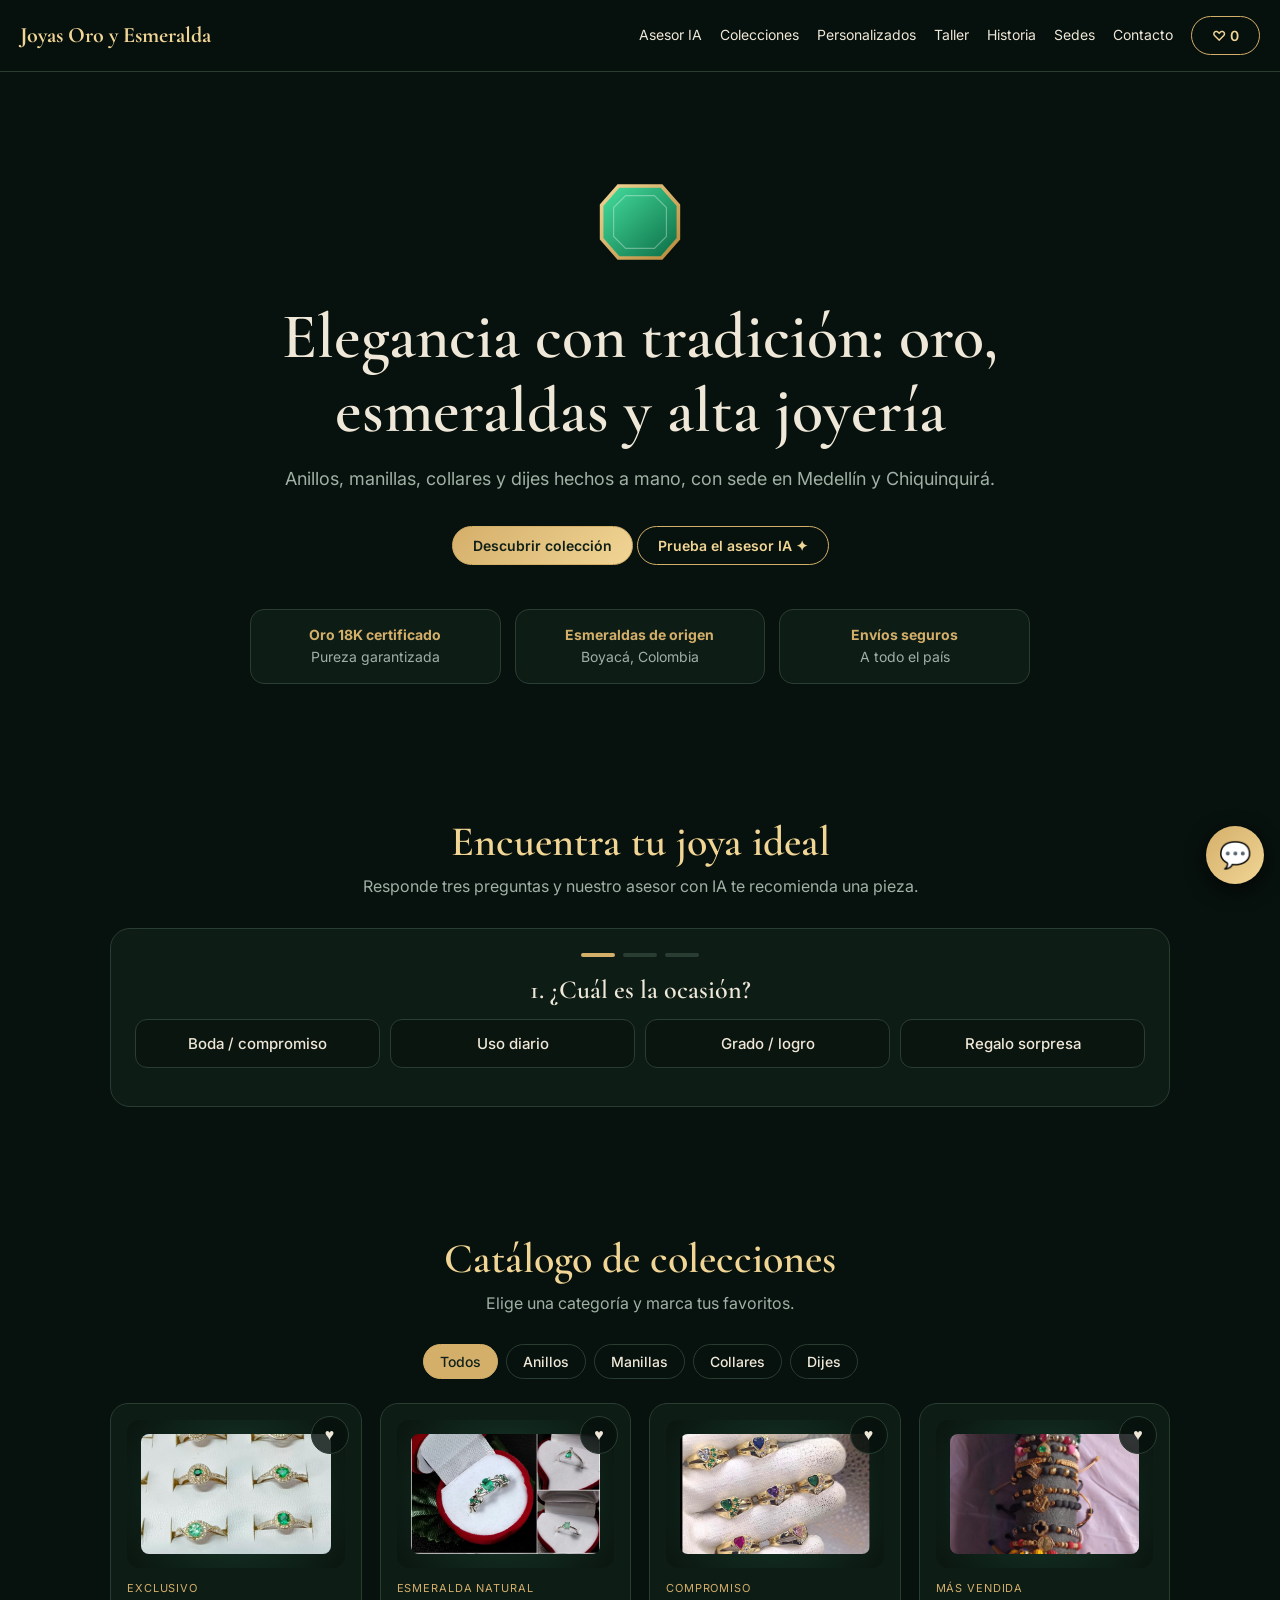
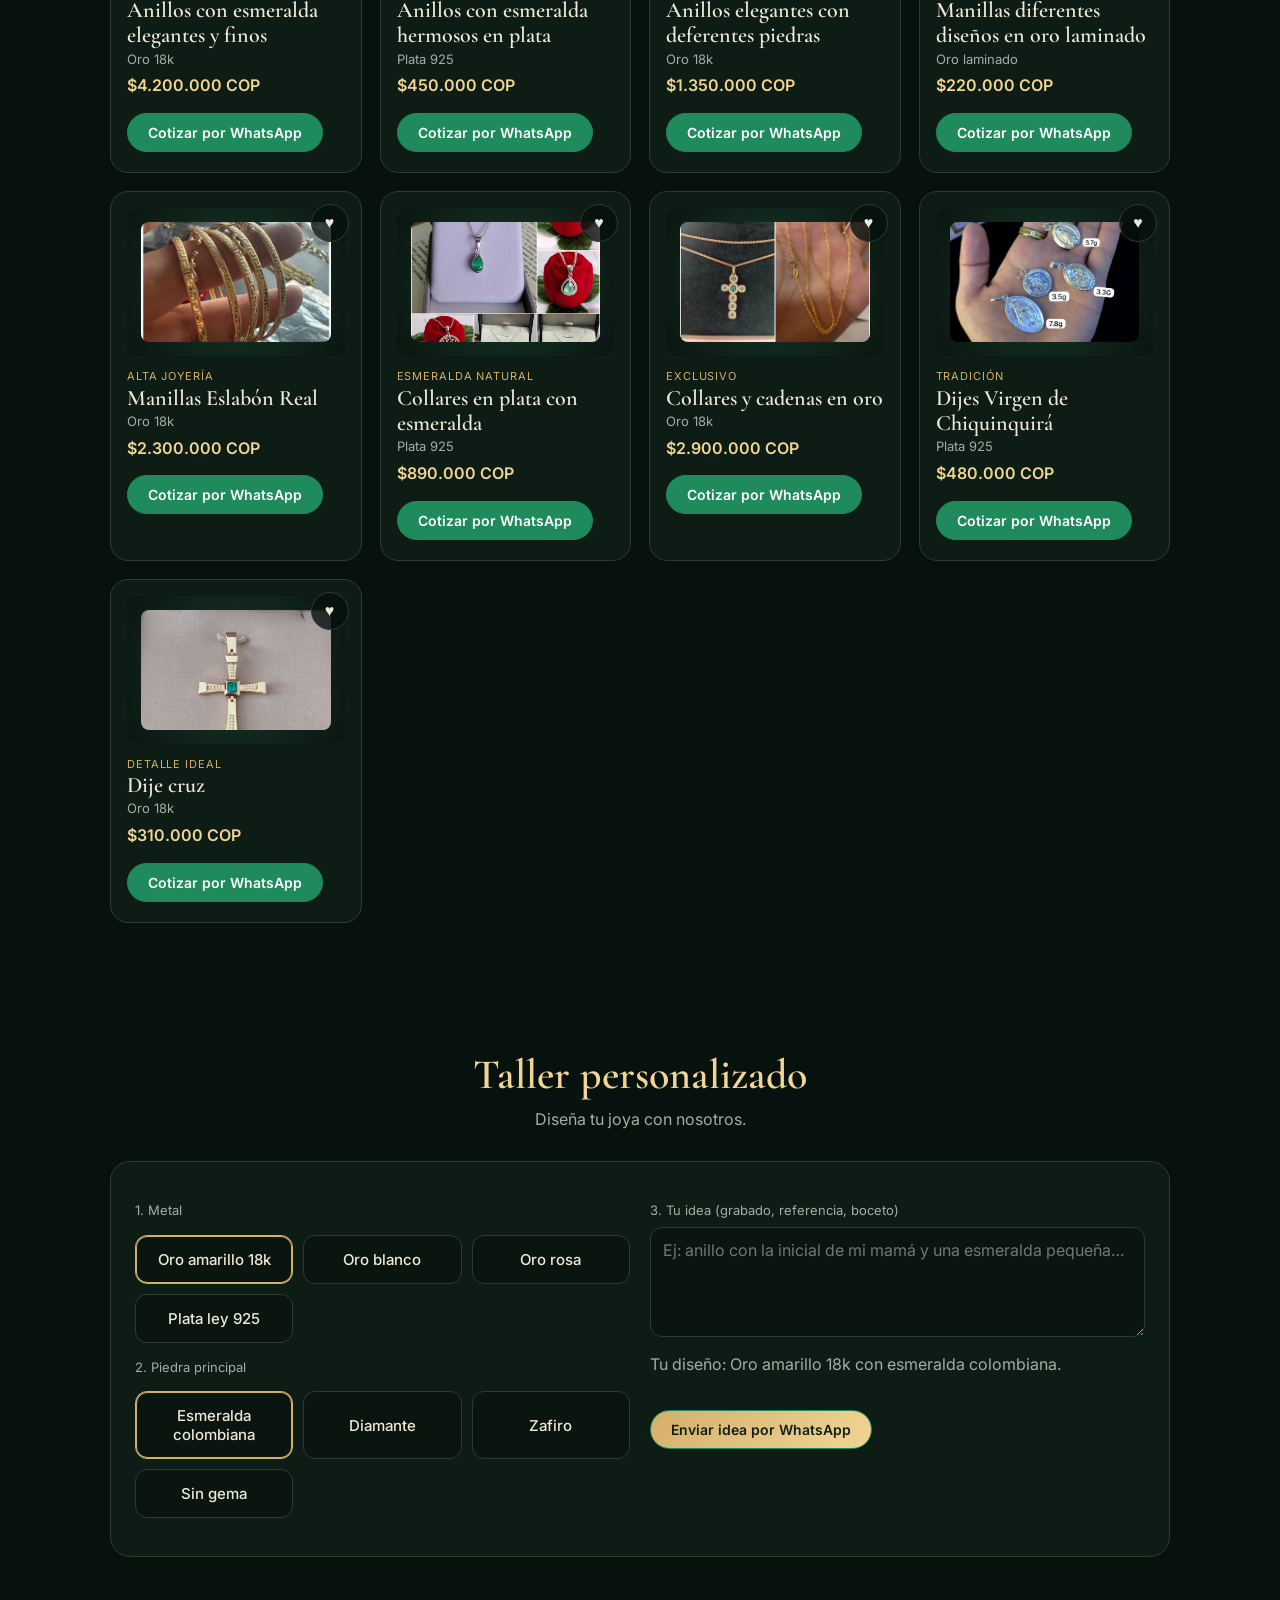
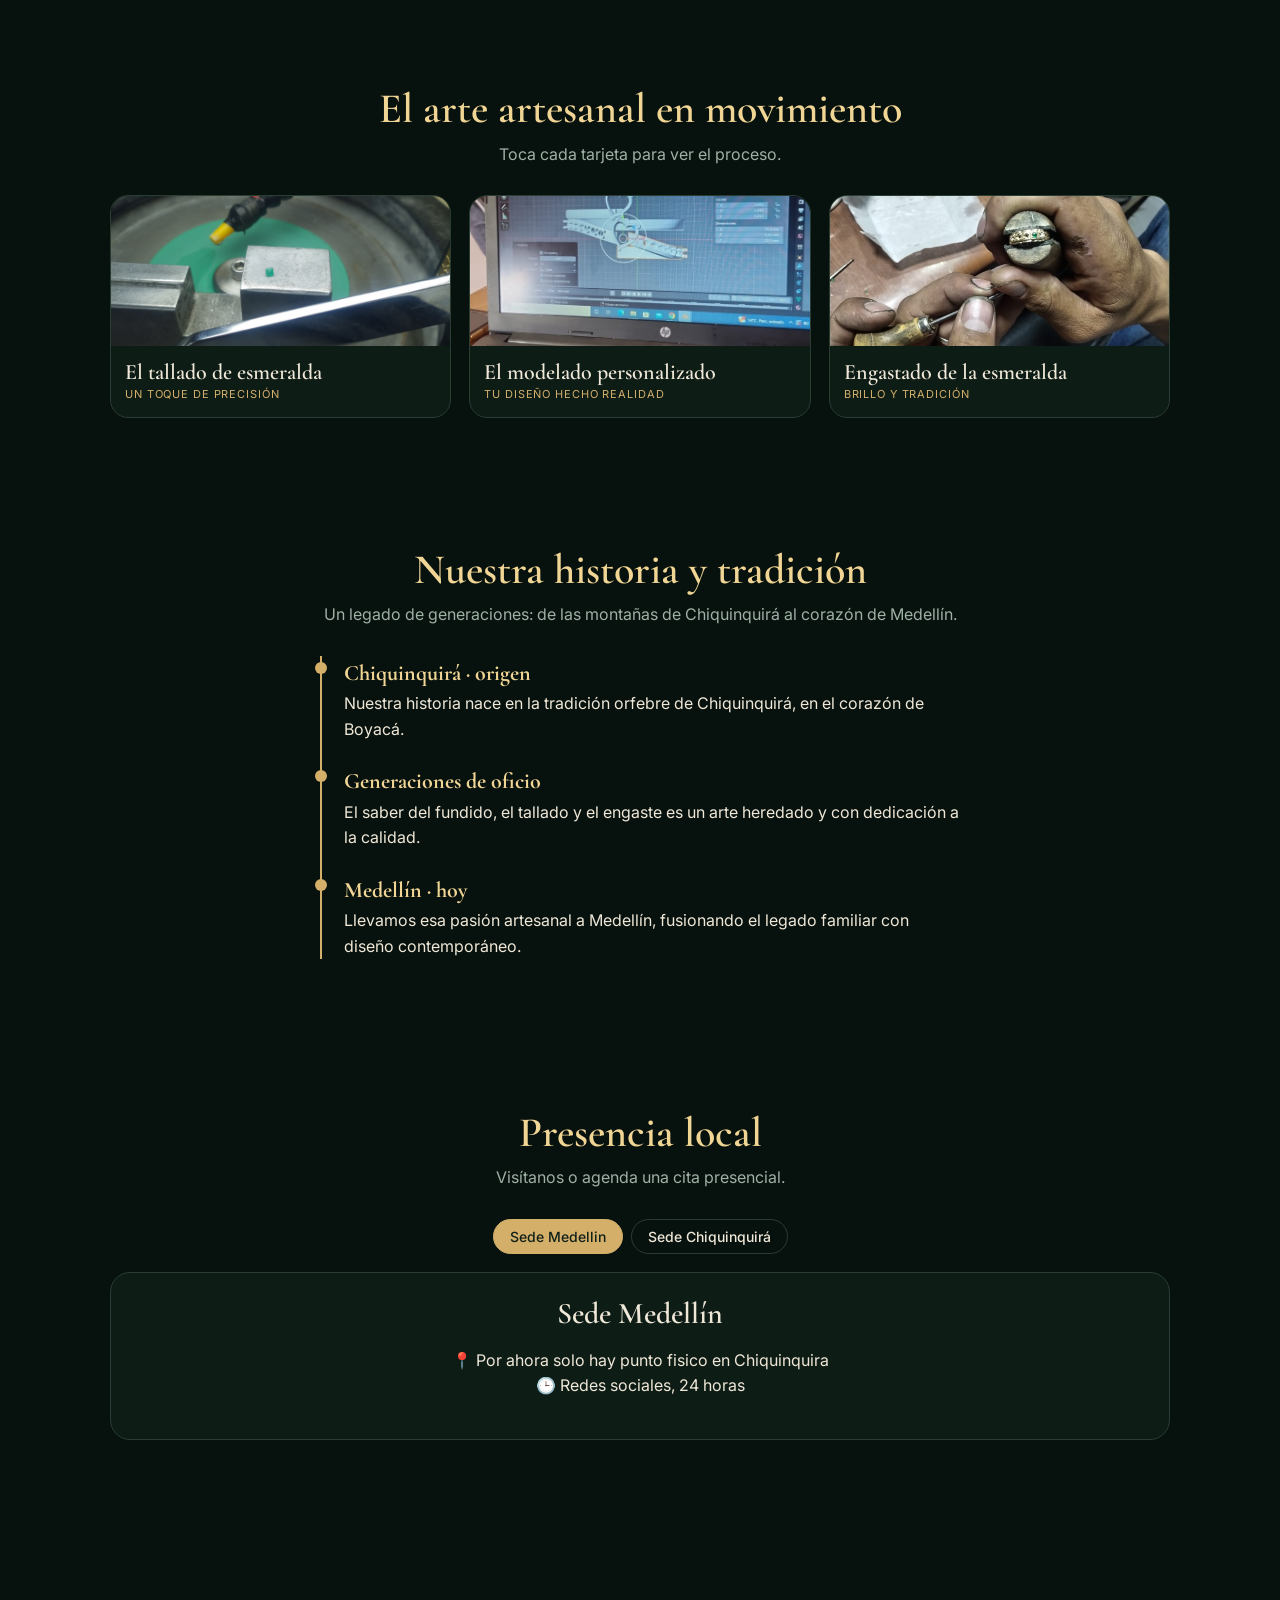
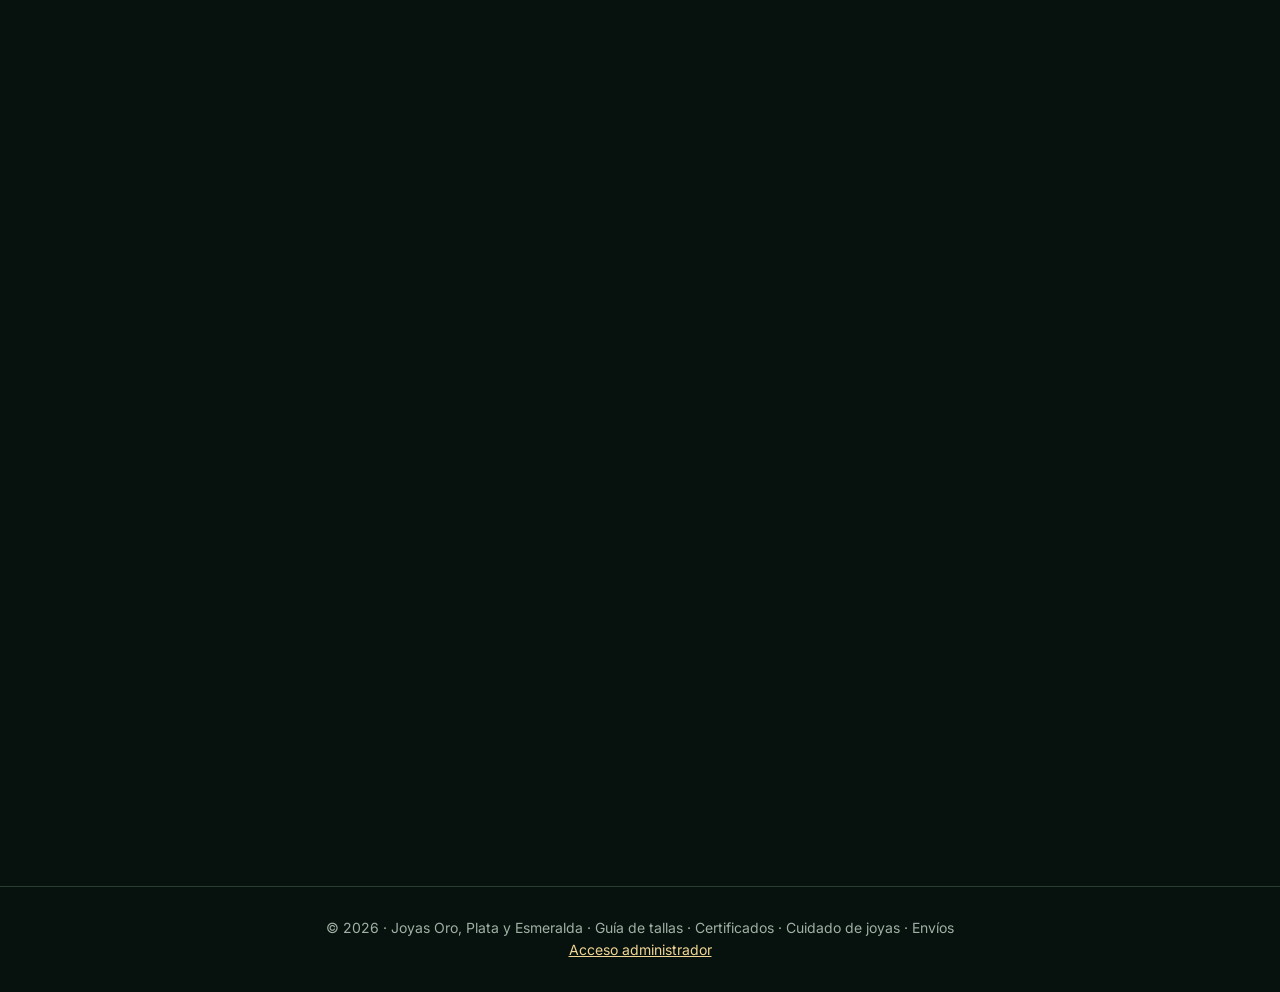
<file: index.html>
<!DOCTYPE html>
<!-- =========================================================
     index.html — TIENDA PÚBLICA (Joyas Oro y Esmeralda)
     Estructura de la página. Las secciones vacías con id
     (chips, grid, adv, craft, sede...) las rellena main.js.
     Los scripts data.js y main.js se cargan al final del body.
     ========================================================= -->
<html lang="es">

<head>
  <meta charset="utf-8">
  <meta name="viewport" content="width=device-width, initial-scale=1, viewport-fit=cover">
  <title>Joyas Oro y Esmeralda · Medellín & Chiquinquirá</title>
  <meta name="description"
    content="Alta joyería en oro 18K y esmeraldas colombianas. Sedes en Medellín y Chiquinquirá.">
  <!-- Fuentes, estilos de las animaciones (AOS) y hoja de estilos propia -->
  <link
    href="https://fonts.googleapis.com/css2?family=Cormorant+Garamond:wght@500;600;700&family=Inter:wght@400;500;600&display=swap"
    rel="stylesheet">
  <link rel="stylesheet" href="https://unpkg.com/aos@2.3.4/dist/aos.css">
  <link rel="stylesheet" href="css/styles.css">
</head>

<body>

  <!-- BARRA DE NAVEGACIÓN: enlaces a cada sección y contador de favoritos -->
  <nav>
    <b class="brand">Joyas Oro y Esmeralda</b>
    <div class="links" id="links">
      <a href="#asesor">Asesor IA</a>
      <a href="#catalogo">Colecciones</a>
      <a href="#taller">Personalizados</a>
      <a href="#arte">Taller</a>
      <a href="#historia">Historia</a>
      <a href="#sedes">Sedes</a>
      <a href="#contacto">Contacto</a>
      <a class="btn" href="#catalogo">♡ <span id="favc">0</span></a>
    </div>
    <button class="burger" id="burger" aria-label="Abrir menú" aria-expanded="false">☰</button>
  </nav>

  <!-- PORTADA (hero): título, descripción y botones principales -->
  <header class="hero" data-aos="fade-up">
    <svg class="gem" viewBox="0 0 100 100">
      <use href="#gemsvg" />
    </svg>
    <h1>Elegancia con tradición: oro, esmeraldas y alta joyería</h1>
    <p>Anillos, manillas, collares y dijes hechos a mano, con sede en Medellín y Chiquinquirá.</p>
    <a class="btn fill" href="#catalogo">Descubrir colección</a>
    <a class="btn" href="#asesor">Prueba el asesor IA ✦</a>
    <div class="badges">
      <div class="badge"><b>Oro 18K certificado</b>Pureza garantizada</div>
      <div class="badge"><b>Esmeraldas de origen</b>Boyacá, Colombia</div>
      <div class="badge"><b>Envíos seguros</b>A todo el país</div>
    </div>
  </header>

  <!-- ASESOR IA: contenedor que rellena main.js con las preguntas y la recomendación -->
  <section id="asesor" data-aos="fade-up">
    <h2>Encuentra tu joya ideal</h2>
    <p class="sub">Responde tres preguntas y nuestro asesor con IA te recomienda una pieza.</p>
    <div class="panel" id="adv"></div>
  </section>

  <!-- CATÁLOGO: filtros por categoría (#chips) y tarjetas de productos (#grid), los pinta main.js -->
  <section id="catalogo" data-aos="fade-up">
    <h2>Catálogo de colecciones</h2>
    <p class="sub">Elige una categoría y marca tus favoritos.</p>
    <div class="chips" id="chips"></div>
    <div class="grid" id="grid"></div>
  </section>

  <!-- TALLER PERSONALIZADO: elegir metal, piedra y escribir la idea; arma un mensaje de WhatsApp -->
  <section id="taller" data-aos="fade-up">
    <h2>Taller personalizado</h2>
    <p class="sub">Diseña tu joya con nosotros.</p>
    <div class="panel row">
      <div>
        <label>1. Metal</label>
        <div class="opts" id="o-metal"></div>
        <label>2. Piedra principal</label>
        <div class="opts" id="o-stone"></div>
      </div>
      <div>
        <label for="idea">3. Tu idea (grabado, referencia, boceto)</label>
        <textarea id="idea" placeholder="Ej: anillo con la inicial de mi mamá y una esmeralda pequeña…"></textarea>
        <p id="sum" class="sub" style="text-align:left"></p>
        <a id="wa-custom" class="btn fill wa" target="_blank" rel="noopener">Enviar idea por WhatsApp</a>
      </div>
    </div>
  </section>

  <!-- EL ARTE ARTESANAL: galería de imágenes (tallado, modelado, engastado) que rellena main.js -->
  <section id="arte" data-aos="fade-up">
    <h2>El arte artesanal en movimiento</h2>
    <p class="sub">Toca cada tarjeta para ver el proceso.</p>
    <div class="craft" id="craft"></div>
  </section>

  <!-- HISTORIA: línea de tiempo con el origen y la trayectoria de la marca -->
  <section id="historia" data-aos="fade-up">
    <h2>Nuestra historia y tradición</h2>
    <p class="sub">Un legado de generaciones: de las montañas de Chiquinquirá al corazón de Medellín.</p>
    <div class="time">
      <div data-aos="fade-right"><b>Chiquinquirá · origen</b><br>Nuestra historia nace en la tradición orfebre de
        Chiquinquirá, en el corazón de Boyacá.</div>
      <div data-aos="fade-right"><b>Generaciones de oficio</b><br>El saber del fundido, el tallado y el engaste es un
        arte heredado y con dedicación a la calidad.</div>
      <div data-aos="fade-right"><b>Medellín · hoy</b><br>Llevamos esa pasión artesanal a Medellín, fusionando el legado
        familiar con diseño contemporáneo.</div>
    </div>
  </section>

  <!-- SEDES: pestañas Medellín / Chiquinquirá; el contenido (#sede) lo pinta main.js -->
  <section id="sedes" data-aos="fade-up">
    <h2>Presencia local</h2>
    <p class="sub">Visítanos o agenda una cita presencial.</p>
    <div class="tabs">
      <button class="chip on" data-s="0">Sede Medellin</button>
      <button class="chip" data-s="1">Sede Chiquinquirá</button>
    </div>
    <div class="panel" id="sede" style="text-align:center"></div>
  </section>

  <!-- CONTACTO: formulario; se guarda en localStorage y se envía por correo con Formspree -->
  <section id="contacto" data-aos="fade-up">
    <h2>Contáctanos</h2>
    <p class="sub">Déjanos tu solicitud y te responderemos pronto.</p>
    <form class="panel" id="cf" novalidate>
      <div class="row">
        <div>
          <label for="c-name">Nombre completo</label>
          <input id="c-name" name="name" required autocomplete="name">
          <label for="c-email">Correo electrónico</label>
          <input id="c-email" name="email" type="email" required autocomplete="email">
          <label for="c-phone">Teléfono / WhatsApp</label>
          <input id="c-phone" name="phone" type="tel" autocomplete="tel">
        </div>
        <div>
          <label for="c-type">Tipo de solicitud</label>
          <select id="c-type" name="type">
            <option>Cotización</option>
            <option>Joya personalizada</option>
            <option>Agendar cita</option>
            <option>Garantía / soporte</option>
            <option>Otro</option>
          </select>
          <label for="c-msg">Mensaje</label>
          <textarea id="c-msg" name="msg" required placeholder="Cuéntanos qué necesitas…"></textarea>
        </div>
      </div>
      <p id="cmsg" class="note" role="status"></p>
      <button class="btn fill" type="submit">Enviar solicitud</button>
    </form>
  </section>

  <!-- REDES SOCIALES: enlaces a Instagram y Tik Tok -->
  <section data-aos="zoom-in">
    <div class="panel raffle">
      <h2>Sigue nuestras redes sociales</h2>
      <p class="sub"> Puedes encontrarnos en Instagram y Tik Tok</p>
      <a class="btn fill" target="_blank" rel="noopener"
        href="https://www.instagram.com/king_emerald_oficial/">Instagram</a>
      <a class="btn" target="_blank" rel="noopener" href="https://www.tiktok.com/@kingemerald27?_t=8n0M4SWMotR&_r=1">Tik
        Tok</a>
    </div>
  </section>

  <!-- PIE DE PÁGINA: información y acceso al panel de administrador -->
  <footer>
    © 2026 · Joyas Oro, Plata y Esmeralda · Guía de tallas · Certificados · Cuidado de joyas · Envíos
    <br><a href="admin.html">Acceso administrador</a>
  </footer>

  <!-- CHATBOT: botón flotante y ventana de chat (lógica en main.js) -->
  <button class="chat-fab" id="chatFab" aria-label="Abrir asistente">💬</button>
  <div class="chat-box" id="chatBox" hidden>
    <div class="chat-head"><b>Asistente Esmeralda ✦</b><button id="chatClose" aria-label="Cerrar">✕</button></div>
    <div class="chat-msgs" id="chatMsgs"></div>
    <div class="chat-quick" id="chatQuick"></div>
    <form class="chat-in" id="chatForm">
      <input id="chatText" placeholder="Escribe tu pregunta…" autocomplete="off">
      <button class="btn fill" type="submit">Enviar</button>
    </form>
  </div>

  <!-- Dibujo SVG reutilizable de la gema (lo usan los íconos y el respaldo del catálogo) -->
  <svg width="0" height="0" style="position:absolute">
    <defs>
      <linearGradient id="g" x1="0" y1="0" x2="1" y2="1">
        <stop offset="0" stop-color="#f1d595" />
        <stop offset="1" stop-color="#b8893a" />
      </linearGradient>
      <linearGradient id="e" x1="0" y1="0" x2="1" y2="1">
        <stop offset="0" stop-color="#46e0a0" />
        <stop offset="1" stop-color="#0b6b43" />
      </linearGradient>
      <g id="gemsvg">
        <polygon points="32,20 68,20 82,36 82,64 68,80 32,80 18,64 18,36" fill="url(#e)" stroke="url(#g)"
          stroke-width="3" />
        <polygon points="38,28 62,28 72,38 72,62 62,72 38,72 28,62 28,38" fill="none" stroke="#ffffff55" />
      </g>
    </defs>
  </svg>

  <!-- Scripts: la librería AOS, los datos compartidos y la lógica de la tienda -->
  <script src="https://unpkg.com/aos@2.3.4/dist/aos.js"></script>
  <script src="js/data.js"></script>
  <script src="js/main.js"></script>
</body>

</html>
</file>
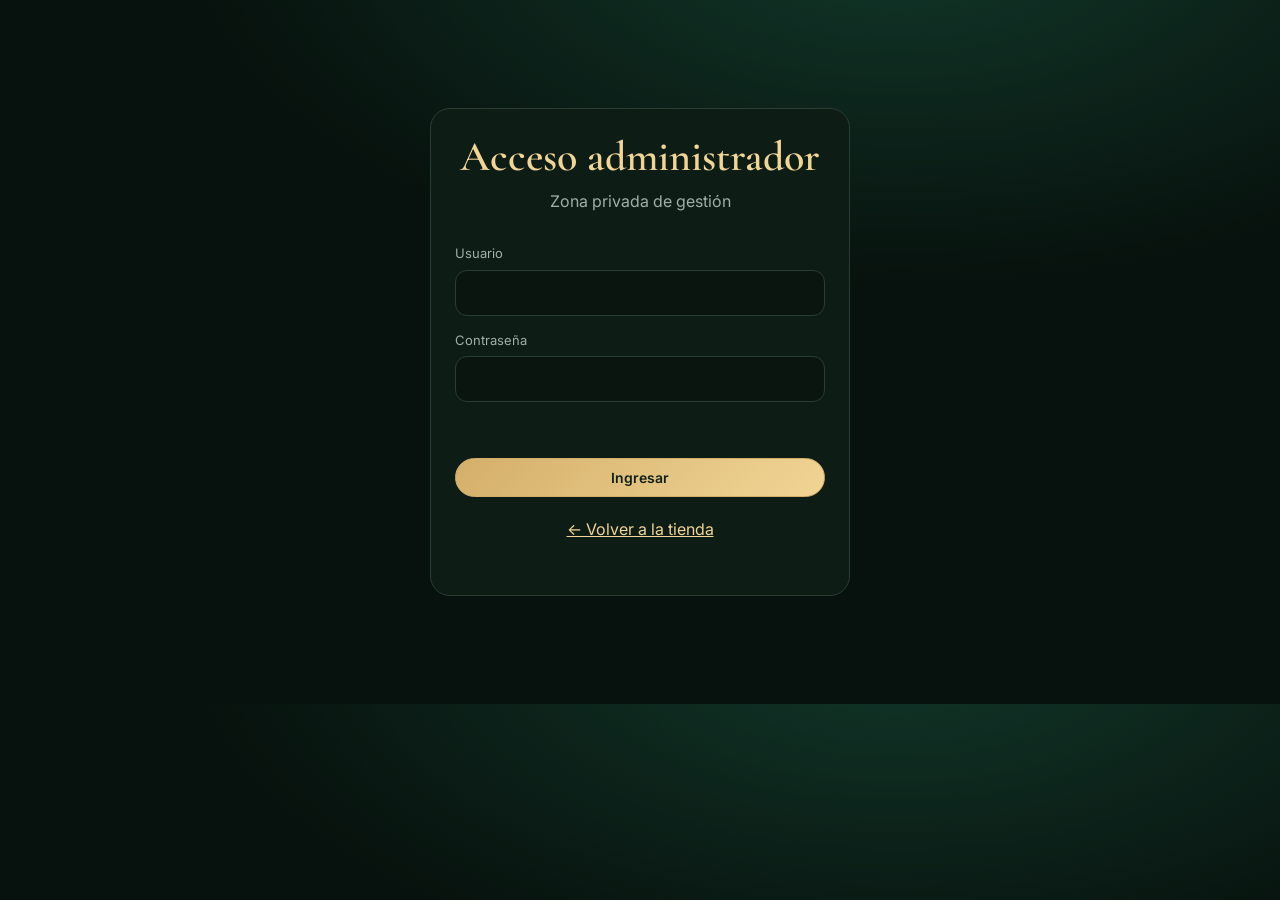
<file: admin.html>
<!DOCTYPE html>
<!-- =========================================================
     admin.html — PANEL PRIVADO DE GESTIÓN
     Contiene la pantalla de login y el panel (estadísticas,
     solicitudes y productos). La lógica está en admin.js.
     ========================================================= -->
<html lang="es">

<head>
  <meta charset="utf-8">
  <meta name="viewport" content="width=device-width, initial-scale=1">
  <meta name="robots" content="noindex">
  <title>Panel administrador · Joyas Oro y Esmeralda</title>
  <link
    href="https://fonts.googleapis.com/css2?family=Cormorant+Garamond:wght@500;600;700&family=Inter:wght@400;500;600&display=swap"
    rel="stylesheet">
  <link rel="stylesheet" href="css/styles.css">
</head>

<body>

  <!-- LOGIN: formulario de acceso (usuario y contraseña definidos en admin.js) -->
  <main class="login panel" id="login">
    <h2>Acceso administrador</h2>
    <p class="sub">Zona privada de gestión</p>
    <form id="lf">
      <label for="u">Usuario</label>
      <input id="u" autocomplete="username" required>
      <label for="pw">Contraseña</label>
      <input id="pw" type="password" autocomplete="current-password" required>
      <p class="note" id="err" role="alert" style="color:#ff9c95"></p>
      <button class="btn fill" type="submit" style="width:100%">Ingresar</button>
    </form>
    <p class="sub" style="margin-top:16px"><a href="index.html">← Volver a la tienda</a></p>
  </main>

  <!-- PANEL: se muestra solo tras iniciar sesión (hidden) -->
  <main class="admin-wrap" id="panel" hidden>
    <!-- Encabezado con botones de ver tienda y cerrar sesión -->
    <div class="admin-top">
      <h1>Panel de gestión</h1>
      <div><a class="btn" href="index.html">Ver tienda</a> <button class="btn danger" id="logout">Cerrar sesión</button>
      </div>
    </div>

    <!-- ESTADÍSTICAS: totales que actualiza admin.js -->
    <div class="stats">
      <div class="stat"><b id="s-req">0</b>Solicitudes</div>
      <div class="stat"><b id="s-new">0</b>Pendientes</div>
      <div class="stat"><b id="s-prod">0</b>Productos</div>
    </div>

    <!-- PESTAÑAS: alternar entre Solicitudes y Productos -->
    <div class="tabs">
      <button class="chip on" data-t="req">Solicitudes</button>
      <button class="chip" data-t="prod">Productos</button>
    </div>

    <!-- PESTAÑA SOLICITUDES: lista que rellena admin.js -->
    <section id="t-req" style="padding:0">
      <div id="reqList"></div>
    </section>

    <!-- PESTAÑA PRODUCTOS: formulario para agregar + lista de productos -->
    <section id="t-prod" style="padding:0" hidden>
      <form class="panel" id="pf" style="margin-bottom:20px">
        <h3 style="color:var(--gold2);font-size:26px">Agregar producto</h3>
        <div class="row">
          <div>
            <label for="pn">Nombre</label><input id="pn" required>
            <label for="pc">Categoría</label>
            <select id="pc">
              <option>Anillos</option>
              <option>Manillas</option>
              <option>Collares</option>
              <option>Dijes</option>
            </select>
            <label for="pm">Material</label><input id="pm" placeholder="Oro 18k" required>
          </div>
          <div>
            <label for="pp">Precio (COP)</label><input id="pp" type="number" min="1000" step="1000" required>
            <label for="pt">Etiqueta</label><input id="pt" placeholder="Nuevo">
            <label for="pi">Imagen (ruta o URL)</label><input id="pi" placeholder="assets/img/a1.jpeg">
            <label>Ocasiones</label>
            <div class="checks" id="po">
              <label><input type="checkbox" value="boda">Boda</label>
              <label><input type="checkbox" value="diario">Diario</label>
              <label><input type="checkbox" value="grado">Grado</label>
              <label><input type="checkbox" value="regalo">Regalo</label>
            </div>
          </div>
        </div>
        <button class="btn fill" type="submit">Guardar producto</button>
      </form>
      <div id="prodList"></div>
      <button class="btn" id="reset">Restaurar catálogo original</button>
    </section>
  </main>

  <!-- Scripts: datos compartidos y lógica del panel -->
  <script src="js/data.js"></script>
  <script src="js/admin.js"></script>
</body>

</html>
</file>
<file: css/styles.css>
/* =========================================================
   styles.css — ESTILOS DE TODO EL SITIO
   Tema oscuro con dorado y esmeralda. Organizado por secciones
   con comentarios (NAV, BOTONES, HERO, CATÁLOGO, ADMIN, etc.).
   ========================================================= */

/* --- Variables de color y base del tema --- */
:root {
  --bg: #07110d;
  --card: #0e1c16;
  --line: #2a3d33;
  --gold: #d4af6a;
  --gold2: #f1d595;
  --em: #1f8a5b;
  --tx: #efe8d8;
  --mut: #9fb0a5;
  color-scheme: dark
}

* {
  box-sizing: border-box
}

html {
  scroll-behavior: smooth;
  scroll-padding-top: 72px;
  -webkit-text-size-adjust: 100%
}

[hidden] {
  display: none !important
}

body {
  margin: 0;
  background: radial-gradient(1200px 600px at 70% -10%, #12382a 0, transparent 60%), var(--bg);
  color: var(--tx);
  font: 16px/1.6 Inter, system-ui, sans-serif;
  overflow-x: hidden
}

img,
svg {
  max-width: 100%
}

h1,
h2,
h3 {
  font-family: 'Cormorant Garamond', Georgia, serif;
  font-weight: 600;
  margin: 0;
  line-height: 1.15
}

h2 {
  font-size: clamp(28px, 5vw, 42px);
  color: var(--gold2);
  text-align: center
}

a {
  color: var(--gold2)
}

.sub {
  color: var(--mut);
  text-align: center;
  max-width: 640px;
  margin: 8px auto 28px
}

section {
  padding: 64px 20px;
  max-width: 1100px;
  margin: auto
}

/* ===== NAVEGACIÓN ===== Barra superior y menú (incluido el menú móvil). */
nav {
  position: sticky;
  top: 0;
  z-index: 20;
  background: #07110dee;
  backdrop-filter: blur(8px);
  border-bottom: 1px solid var(--line);
  display: flex;
  align-items: center;
  gap: 18px;
  padding: 12px 20px
}

.brand {
  font-family: 'Cormorant Garamond', Georgia, serif;
  color: var(--gold2);
  font-size: 22px;
  margin-right: auto
}

.links {
  display: flex;
  gap: 18px;
  align-items: center
}

.links a {
  color: var(--tx);
  text-decoration: none;
  font-size: 14px
}

.links a:hover {
  color: var(--gold)
}

.links a.btn {
  color: var(--gold2)
}

.burger {
  display: none;
  background: transparent;
  border: 1px solid var(--line);
  color: var(--gold2);
  border-radius: 10px;
  font-size: 22px;
  width: 44px;
  height: 44px;
  cursor: pointer
}

/* ===== BOTONES ===== Botones normal, "fill" (relleno) y de WhatsApp. */
.btn {
  display: inline-block;
  border: 1px solid var(--gold);
  color: var(--gold2);
  background: transparent;
  padding: 10px 20px;
  border-radius: 999px;
  font: 600 14px Inter, sans-serif;
  cursor: pointer;
  text-decoration: none;
  transition: .2s;
  margin: 4px 0
}

.btn:hover {
  background: var(--gold);
  color: #102018
}

.btn.fill {
  background: linear-gradient(135deg, var(--gold), var(--gold2));
  color: #102018
}

.wa {
  background: var(--em);
  border-color: var(--em);
  color: #fff
}

.wa:hover {
  background: #27a56d;
  color: #fff
}

.btn.danger {
  border-color: #c0564f;
  color: #ff9c95
}

.btn.danger:hover {
  background: #c0564f;
  color: #fff
}

/* ===== PORTADA (HERO) ===== Encabezado principal de la página de inicio. */
.hero {
  text-align: center;
  padding: 90px 20px 70px;
  max-width: 820px;
  margin: auto
}

.hero h1 {
  font-size: clamp(34px, 7vw, 64px)
}

.hero p {
  color: var(--mut);
  font-size: 18px;
  margin: 18px 0 28px
}

.hero .gem {
  width: 120px;
  margin: 0 auto 18px;
  display: block;
  animation: float 4s ease-in-out infinite
}

@keyframes float {
  50% {
    transform: translateY(-8px)
  }
}

.badges {
  display: grid;
  grid-template-columns: repeat(auto-fit, minmax(200px, 1fr));
  gap: 14px;
  margin-top: 40px
}

.badge {
  border: 1px solid var(--line);
  border-radius: 14px;
  padding: 14px;
  background: var(--card);
  font-size: 14px;
  color: var(--mut)
}

.badge b {
  color: var(--gold);
  display: block
}

/* ===== PANELES ===== Contenedores con fondo y bordes redondeados. */
.panel {
  background: var(--card);
  border: 1px solid var(--line);
  border-radius: 20px;
  padding: 24px
}

.steps {
  display: flex;
  gap: 8px;
  justify-content: center;
  margin-bottom: 18px
}

.steps i {
  width: 34px;
  height: 4px;
  border-radius: 2px;
  background: var(--line)
}

.steps i.on {
  background: var(--gold)
}

.opts {
  display: grid;
  grid-template-columns: repeat(auto-fit, minmax(150px, 1fr));
  gap: 10px;
  margin: 14px 0
}

.opt {
  background: #0a150f;
  border: 1px solid var(--line);
  color: var(--tx);
  padding: 14px;
  border-radius: 12px;
  cursor: pointer;
  font: 500 15px Inter, sans-serif;
  transition: .2s
}

.opt:hover,
.opt.sel {
  border-color: var(--gold);
  box-shadow: 0 0 0 1px var(--gold) inset
}

.rec {
  display: grid;
  grid-template-columns: 140px 1fr;
  gap: 20px;
  align-items: center
}

.rec .rec-img {
  width: 140px;
  height: 140px;
  object-fit: cover;
  border-radius: 14px;
  display: block
}

.chips {
  display: flex;
  gap: 8px;
  flex-wrap: wrap;
  justify-content: center;
  margin-bottom: 24px
}

.tabs {
  display: flex;
  gap: 8px;
  justify-content: center;
  margin-bottom: 18px;
  flex-wrap: wrap
}

.chip {
  border: 1px solid var(--line);
  background: transparent;
  color: var(--tx);
  padding: 8px 16px;
  border-radius: 999px;
  cursor: pointer;
  font: 500 14px Inter, sans-serif
}

.chip.on {
  background: var(--gold);
  color: #102018;
  border-color: var(--gold)
}

/* ===== CATÁLOGO ===== Grilla, tarjetas de producto, etiquetas, precios y favoritos. */
.grid {
  display: grid;
  grid-template-columns: repeat(auto-fill, minmax(230px, 1fr));
  gap: 18px
}

.prod {
  background: var(--card);
  border: 1px solid var(--line);
  border-radius: 18px;
  padding: 16px;
  position: relative;
  transition: .25s
}

.prod:hover {
  transform: translateY(-4px);
  border-color: var(--gold)
}

.prod .art {
  background: radial-gradient(circle, #173a2b, #0a150f);
  border-radius: 12px;
  padding: 14px;
  margin-bottom: 12px
}

.prod svg {
  width: 100%;
  height: 120px
}

.prod .art img {
  width: 100%;
  height: 120px;
  object-fit: cover;
  border-radius: 8px;
  display: block
}

.tag {
  font-size: 11px;
  color: var(--gold);
  letter-spacing: .08em;
  text-transform: uppercase
}

.prod h3 {
  font-size: 22px
}

.price {
  color: var(--gold2);
  font-weight: 600;
  margin: 4px 0 10px
}

.fav {
  position: absolute;
  top: 12px;
  right: 12px;
  background: #07110dcc;
  border: 1px solid var(--line);
  color: var(--tx);
  border-radius: 50%;
  width: 38px;
  height: 38px;
  cursor: pointer;
  font-size: 16px
}

.fav.on {
  color: #ff7a7a;
  border-color: #ff7a7a
}

/* ===== FORMULARIOS ===== Campos de entrada, selects, textareas y columnas. */
.row {
  display: grid;
  grid-template-columns: repeat(auto-fit, minmax(260px, 1fr));
  gap: 20px
}

label {
  display: block;
  font-size: 13px;
  color: var(--mut);
  margin: 14px 0 6px
}

input,
select,
textarea {
  width: 100%;
  background: #0a150f;
  border: 1px solid var(--line);
  border-radius: 12px;
  color: var(--tx);
  padding: 12px;
  font: 16px Inter, sans-serif
}

input:focus,
select:focus,
textarea:focus {
  outline: 2px solid var(--gold);
  outline-offset: 1px
}

textarea {
  min-height: 110px;
  resize: vertical
}

.note {
  min-height: 24px;
  color: var(--gold2);
  font-size: 14px
}

.checks {
  display: flex;
  gap: 12px;
  flex-wrap: wrap;
  margin: 6px 0
}

.checks label {
  display: flex;
  align-items: center;
  gap: 6px;
  margin: 0;
  color: var(--tx)
}

.checks input {
  width: auto
}

/* ===== GALERÍA ARTESANAL Y LÍNEA DE TIEMPO ===== Tarjetas de imágenes y la sección de historia. */
.craft {
  display: grid;
  grid-template-columns: repeat(auto-fit, minmax(240px, 1fr));
  gap: 18px
}

.vid {
  border: 1px solid var(--line);
  border-radius: 18px;
  overflow: hidden;
  background: var(--card);
  cursor: pointer
}

.vid .scr {
  height: 150px;
  position: relative;
  display: grid;
  place-items: center;
  background: radial-gradient(circle at 50% 70%, #ff9a2e, #7a2d05 45%, #0a150f 80%)
}

.vid .scr img {
  position: absolute;
  inset: 0;
  width: 100%;
  height: 100%;
  object-fit: cover
}

.vid:nth-child(1) .scr {
  background: radial-gradient(circle at 50% 60%, #e9c97a, #4a3a14 50%, #0a150f 85%)
}

.vid:nth-child(3) .scr {
  background: radial-gradient(circle at 50% 60%, #2fd08a, #0b3d28 50%, #0a150f 85%)
}

.vid div.t {
  padding: 14px
}

.vid p {
  margin: 6px 0 0;
  color: var(--mut);
  font-size: 14px;
  display: none
}

.vid.go p {
  display: block
}

.time {
  border-left: 2px solid var(--gold);
  margin: 0 auto;
  max-width: 640px;
  padding-left: 22px
}

.time div {
  margin-bottom: 22px;
  position: relative
}

.time div:before {
  content: "";
  position: absolute;
  left: -29px;
  top: 6px;
  width: 12px;
  height: 12px;
  border-radius: 50%;
  background: var(--gold)
}

.time b {
  color: var(--gold2);
  font-family: 'Cormorant Garamond', Georgia, serif;
  font-size: 22px
}

.raffle {
  text-align: center;
  background: linear-gradient(135deg, #123826, #0a150f);
  border-color: var(--gold);
  border-radius: 24px
}

footer {
  border-top: 1px solid var(--line);
  padding: 30px 20px;
  text-align: center;
  color: var(--mut);
  font-size: 14px
}

/* ===== CHATBOT ===== Botón flotante, ventana de chat y burbujas de mensajes. */
.chat-fab {
  position: fixed;
  right: 16px;
  bottom: calc(16px + env(safe-area-inset-bottom, 0px));
  z-index: 30;
  width: 58px;
  height: 58px;
  border-radius: 50%;
  border: none;
  background: linear-gradient(135deg, var(--gold), var(--gold2));
  font-size: 26px;
  cursor: pointer;
  box-shadow: 0 6px 20px #000a
}

.chat-box {
  position: fixed;
  right: 16px;
  bottom: calc(86px + env(safe-area-inset-bottom, 0px));
  z-index: 30;
  width: min(360px, calc(100vw - 32px));
  height: min(480px, calc(100dvh - 120px));
  background: var(--card);
  border: 1px solid var(--gold);
  border-radius: 18px;
  display: flex;
  flex-direction: column;
  overflow: hidden;
  box-shadow: 0 10px 40px #000c
}

.chat-head {
  display: flex;
  justify-content: space-between;
  align-items: center;
  padding: 12px 14px;
  background: #123826;
  color: var(--gold2)
}

.chat-head button {
  background: none;
  border: 0;
  color: var(--tx);
  font-size: 18px;
  cursor: pointer
}

.chat-msgs {
  flex: 1;
  overflow-y: auto;
  padding: 12px;
  display: flex;
  flex-direction: column;
  gap: 8px
}

.msg {
  max-width: 85%;
  padding: 9px 12px;
  border-radius: 14px;
  font-size: 14px;
  line-height: 1.45
}

.msg.bot {
  background: #0a150f;
  border: 1px solid var(--line);
  align-self: flex-start
}

.msg.me {
  background: var(--gold);
  color: #102018;
  align-self: flex-end
}

.chat-quick {
  display: flex;
  gap: 6px;
  flex-wrap: wrap;
  padding: 0 12px 8px
}

.chat-quick button {
  font-size: 12px;
  padding: 6px 10px;
  border-radius: 999px;
  border: 1px solid var(--line);
  background: transparent;
  color: var(--tx);
  cursor: pointer
}

.chat-in {
  display: flex;
  gap: 8px;
  padding: 10px;
  border-top: 1px solid var(--line)
}

.chat-in input {
  padding: 10px
}

/* ===== ADMIN ===== Estilos del panel: login, estadísticas y listas. */
.admin-wrap {
  max-width: 1000px;
  margin: auto;
  padding: 30px 20px 60px
}

.admin-top {
  display: flex;
  justify-content: space-between;
  align-items: center;
  gap: 12px;
  flex-wrap: wrap;
  margin-bottom: 20px
}

.admin-top h1 {
  font-size: clamp(26px, 5vw, 40px);
  color: var(--gold2)
}

.stats {
  display: grid;
  grid-template-columns: repeat(auto-fit, minmax(150px, 1fr));
  gap: 12px;
  margin-bottom: 20px
}

.stat {
  background: var(--card);
  border: 1px solid var(--line);
  border-radius: 14px;
  padding: 14px;
  text-align: center;
  color: var(--mut)
}

.stat b {
  display: block;
  font-size: 30px;
  color: var(--gold2);
  font-family: 'Cormorant Garamond', serif
}

.login {
  max-width: 420px;
  margin: 12vh auto
}

.item {
  border: 1px solid var(--line);
  border-radius: 14px;
  padding: 14px;
  margin-bottom: 12px;
  background: #0a150f;
  display: flex;
  gap: 12px;
  justify-content: space-between;
  flex-wrap: wrap
}

.item.done {
  opacity: .55
}

.item small {
  color: var(--mut)
}

.item .acts {
  display: flex;
  gap: 8px;
  flex-wrap: wrap;
  align-items: flex-start
}

/* ===== RESPONSIVE ===== Ajustes para pantallas pequeñas (móvil). */
@media(max-width:860px) {
  .burger {
    display: block
  }

  .links {
    display: none;
    position: absolute;
    top: 100%;
    left: 0;
    right: 0;
    flex-direction: column;
    align-items: stretch;
    gap: 0;
    background: #07110df8;
    border-bottom: 1px solid var(--line);
    padding: 8px 20px 16px
  }

  .links.open {
    display: flex
  }

  .links a {
    padding: 12px 4px;
    border-bottom: 1px solid var(--line);
    font-size: 16px
  }

  .links a.btn {
    margin-top: 10px;
    text-align: center
  }
}

@media(max-width:560px) {
  section {
    padding: 44px 16px
  }

  .hero {
    padding: 56px 16px 40px
  }

  .rec {
    grid-template-columns: 1fr;
    text-align: center
  }

  .rec svg {
    margin: auto
  }

  .rec .rec-img {
    margin: auto
  }

  .panel {
    padding: 18px
  }

  .btn {
    width: 100%;
    text-align: center
  }

  .chips .chip,
  .tabs .chip {
    width: auto
  }
}

@media(prefers-reduced-motion:reduce) {
  * {
    animation: none !important;
    transition: none !important
  }

  html {
    scroll-behavior: auto
  }
}
</file>
